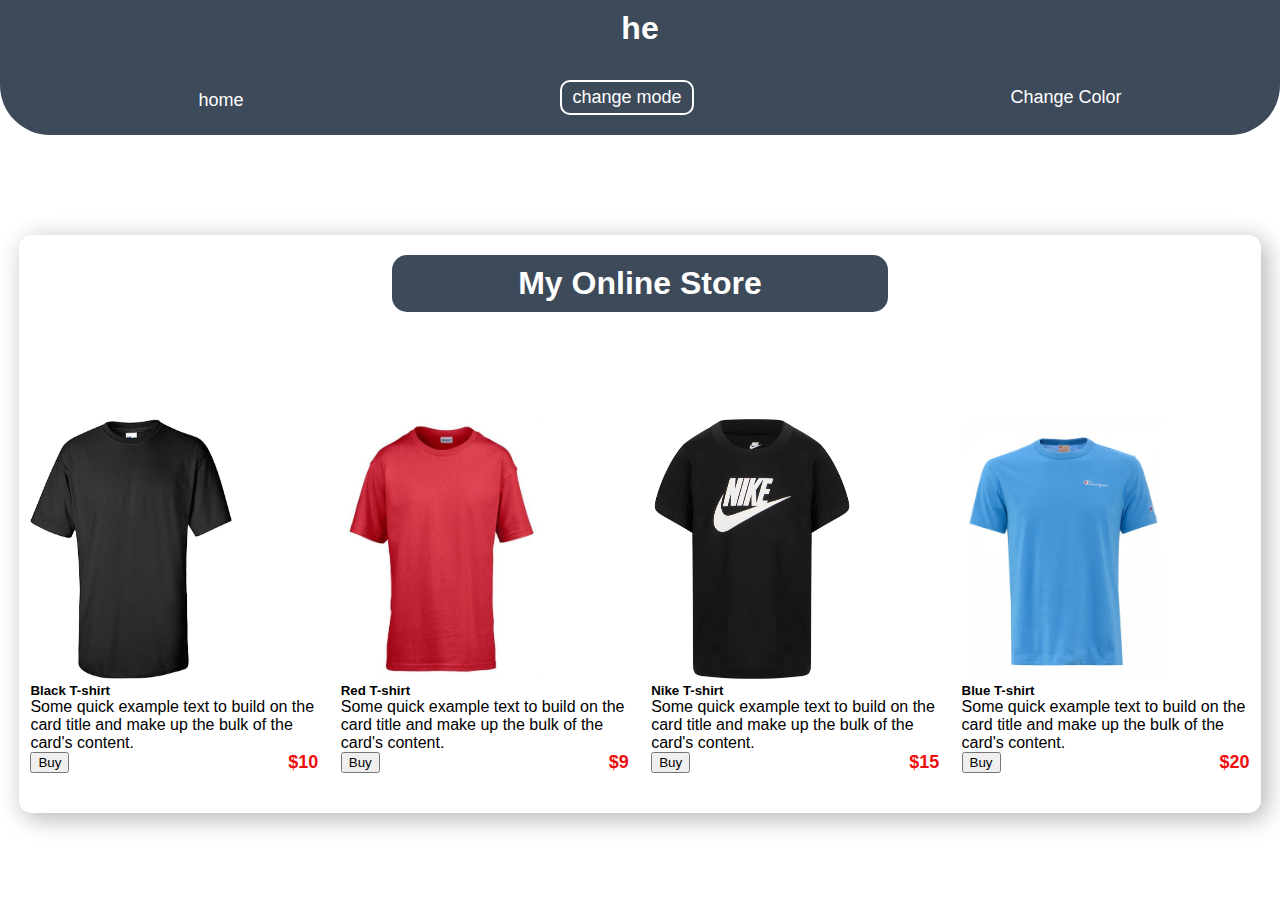
<file: onlineStore.html>
<!DOCTYPE html>
<html lang="ar">
<head>
  <meta charset="UTF-8">
  <meta name="viewport" content="width=device-width, initial-scale=1.0">
  <title>online store</title>

  <link href="https://cdn.jsdelivr.net/npm/bootstrap@5.3.0/dist/css/bootstrap.min.css" rel="stylesheet" integrity="sha384-9ndCyUaIbzAi2FUVXJi0CjmCapSmO7SnpJef0486qhLnuZ2cdeRhO02iuK6FUUVM" crossorigin="anonymous">
  <link rel="stylesheet" href="/icomoon/style.css">
  <link href="https://fonts.googleapis.com/css2?family=Dancing+Script:wght@500&family=Tajawal:wght@400;500;700&display=swap" rel="stylesheet">
  <link rel="stylesheet" href="style.css">
  <!-- 
    ضروري تكتب 
    defer
     مشان مايخرب الكود معك 
  -->
  <script defer src="/js/main.js"></script>
  <script defer src="/js/store.js"></script>
</head>
<body id="body">
  <header id="headerr" class="headerr">
    <h1 id="firstH1" style="background: transparent;"></h1>
    <nav>
      <ul class="parent">
        <li><a href="index.html">home</a></li>
        <li id="change-color" class="mode">change mode</li>
        <li id="hover">Change Color
          <ul id="hiddenUl" style="display: none;">
            <li id="headerbg">Header BG</li>
            <li id="titlebg">Title BG</li>
            <li id="titlecolor">Title Color</li>
            <li id="sectionbg">Section BG</li>
          </ul>
        </li>
      </ul>
    </nav>
  </header>

  <section>
    <h1>My Online Store</h1>

    <div class="parent-product">
      <div class="card" style="width: 18rem;">
        <img src="/t shirt img/T-shirt1.jpg" class="card-img-top">
        <div class="card-body">
          <h5 class="card-title">Black T-shirt</h5>
          <p class="card-text">Some quick example text to build on the card title and make up the bulk of the card's content.</p>
          <div class="flex-buy-price">
            <button class="buyButoons btn btn-primary">Buy</button>
            <span class="price">$10</span>
          </div>
        </div>
      </div>
      <div class="card" style="width: 18rem;">
        <img src="/t shirt img/T-shirt2.jpg" class="card-img-top">
        <div class="card-body">
          <h5 class="card-title">Red T-shirt</h5>
          <p class="card-text">Some quick example text to build on the card title and make up the bulk of the card's content.</p>
          <div class="flex-buy-price">
            <button class="buyButoons btn btn-primary">Buy</button>
            <span class="price">$9</span>
          </div>
        </div>
      </div>
      <div class="card" style="width: 18rem;">
        <img src="/t shirt img/T-shirt3.jpg" class="card-img-top">
        <div class="card-body">
          <h5 class="card-title">Nike T-shirt</h5>
          <p class="card-text">Some quick example text to build on the card title and make up the bulk of the card's content.</p>
          <div class="flex-buy-price">
            <button class="buyButoons btn btn-primary">Buy</button>
            <span class="price">$15</span>
          </div>
        </div>
      </div>
      <div class="card" style="width: 18rem;">
        <img src="/t shirt img/T-shirt4.jpg" class="card-img-top">
        <div class="card-body">
          <h5 class="card-title">Blue T-shirt</h5>
          <p class="card-text">Some quick example text to build on the card title and make up the bulk of the card's content.</p>
          <div class="flex-buy-price">
            <button class="buyButoons btn btn-primary">Buy</button>
            <span class="price">$20</span>
          </div>
        </div>
      </div>
    </div>
    <div class="black-screen">
      <div id="closeBlackScreen">
        <span>&#10006</span>
      </div>
      <div class="product-perant"></div>

      <article class="total-price-done">
        <p class="total-price">Total price</p>
        <p class="total-price" id="totalPrice">$0</p>
        <button id="thnfed" class="btn btn-danger">تنفيذ عملية الشراء</button>
      </article>
    </div>
  </section>
</body>
</html>
</file>
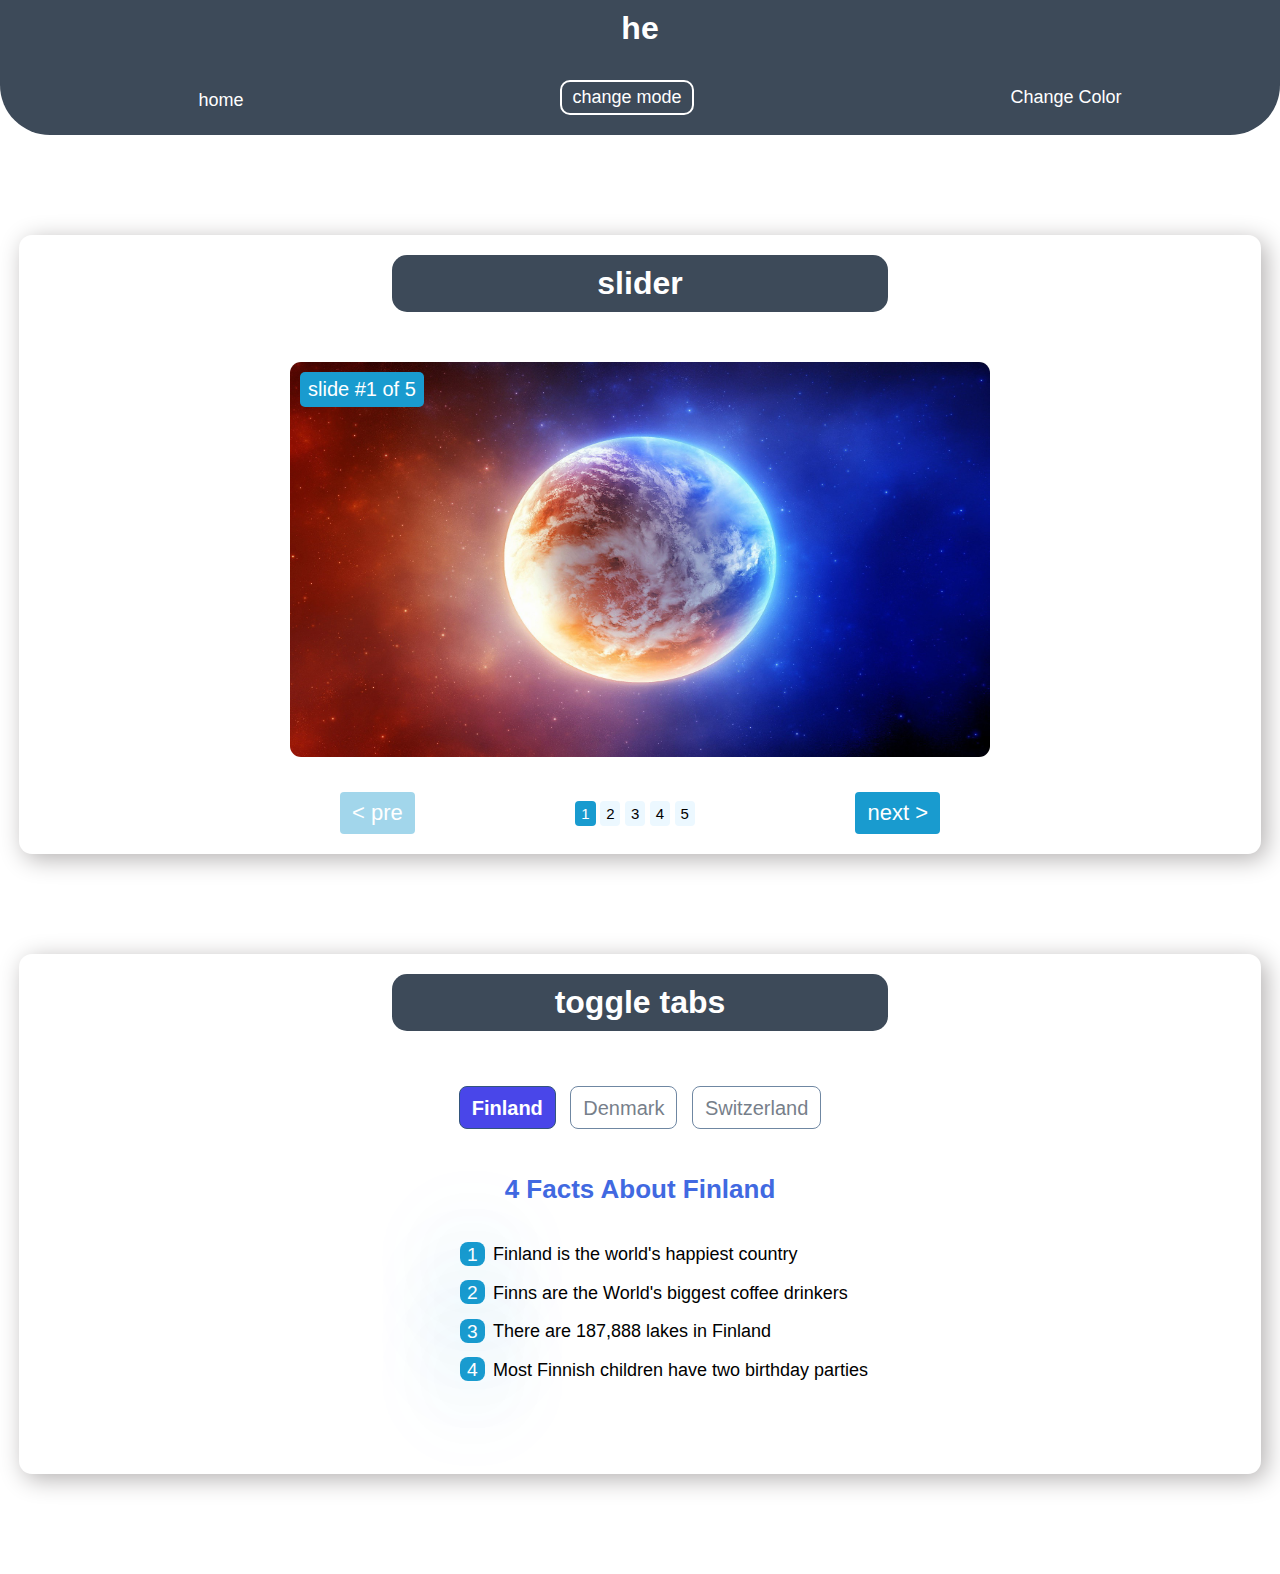
<file: slider.html>
<!DOCTYPE html>
<html lang="ar">
<head>
  <meta charset="UTF-8">
  <meta name="viewport" content="width=], initial-scale=1.0">
  <title>slider</title>
  <link rel="stylesheet" href="/icomoon/style.css">
  <link href="https://fonts.googleapis.com/css2?family=Dancing+Script:wght@500&family=Tajawal:wght@400;500;700&display=swap" rel="stylesheet">
  <title>learn js</title>
  <link rel="stylesheet" href="style.css">
  <!-- 
    ضروري تكتب 
    defer
     مشان مايخرب الكود معك 
  -->
  <script defer src="/js/main.js"></script>
  <script defer src="/js/more.js"></script>
</head>
<body id="body">
  <header id="headerr" class="headerr">
    <h1 id="firstH1" style="background: transparent;"></h1>
    <nav>
      <ul class="parent">
        <li><a href="/index.html">home</a></li>
        <li id="change-color" class="mode">change mode</li>
        <li id="hover">Change Color
          <ul id="hiddenUl" style="display: none;">
            <li id="headerbg">Header BG</li>
            <li id="titlebg">Title BG</li>
            <li id="titlecolor">Title Color</li>
            <li id="sectionbg">Section BG</li>
          </ul>
        </li>
      </ul>
    </nav>
  </header>

  <main id="main">
    <section>
      <h1>slider</h1>
        <div id="sliderContainer" class="slider-container">
        </div>
        <div class="main-buttons">
          <button id="pre">&lt; pre</button>
          <div class="num-buttons">
            <button class="btnNum active-num">1</button>
            <button class="btnNum">2</button>
            <button class="btnNum">3</button>
            <button class="btnNum">4</button>
            <button class="btnNum">5</button>
          </div>
            <button id="next">next &gt;</button>
        </div>
    </section>

    <section>
      <h1>toggle tabs</h1>
      <div id="alltabs" class="alltabs">
        <button class="country active-country">Finland</button>
        <button class="country">Denmark</button>
        <button class="country">Switzerland</button>
      </div>

      <div id="parent-of-facts" class="parent-of-facts">
        <article class="facts active-facts">
          <h2>4 Facts About Finland</h2>
          <ol>
            <li>Finland is the world's happiest country</li>
            <li>Finns are the World's biggest coffee drinkers</li>
            <li>There are 187,888 lakes in Finland</li>
            <li>Most Finnish children have two birthday parties</li>
          </ol>
        </article>
        <article class="facts">
          <h2>3 Facts About Denmark</h2>
          <ol>
            <li>Denmark is the second happiest country in the world</li>
            <li>Denmark has 444 islands</li>
            <li>Denmark has The oldest flag in the world</li>
          </ol>
        </article>
        <article class="facts">
          <h2>5 Facts About Switzerland</h2>
          <ol>
            <li>Switzerland is the third happiest country in the world</li>
            <li>They Make & Eat a lot of Chocolate</li>
            <li>Switzerland Has 7000 Lakes</li>
            <li>25% of the Population is Foreign</li>
            <li>One of the Most Expensive Places to Live in</li>
          </ol>
        </article>
      </div>
    </section>
  </main>
</body>
</html>
</file>
<file: icomoon/style.css>
@font-face {
  font-family: 'icomoon';
  src:  url('fonts/icomoon.eot?7hmur1');
  src:  url('fonts/icomoon.eot?7hmur1#iefix') format('embedded-opentype'),
    url('fonts/icomoon.ttf?7hmur1') format('truetype'),
    url('fonts/icomoon.woff?7hmur1') format('woff'),
    url('fonts/icomoon.svg?7hmur1#icomoon') format('svg');
  font-weight: normal;
  font-style: normal;
  font-display: block;
}

[class^="icon-"], [class*=" icon-"] {
  /* use !important to prevent issues with browser extensions that change fonts */
  font-family: 'icomoon' !important;
  speak: never;
  font-style: normal;
  font-weight: normal;
  font-variant: normal;
  text-transform: none;
  line-height: 1;

  /* Better Font Rendering =========== */
  -webkit-font-smoothing: antialiased;
  -moz-osx-font-smoothing: grayscale;
}

.icon-check-circle:before {
  content: "\f058";
}
</file>
<file: style.css>
* {
  margin: 0;
  font-family: sans-serif;
}

header {
  border-radius: 0 0 50px 50px;
  margin-bottom: 100px;
  background: #3d4a59;
  color: #fff;
  transition: all 0.5s;
}

#header-sign {
  background: transparent;
  color: #fff;
  border: none;
  font-size: 18px;
  margin-top: 6px;
  cursor: pointer;
}

.dark-mode header {
  background: #1f2d56;
  height: 132px;
  border-bottom: 2px solid #49577e;
}

.dark-mode {
  background: #16203c !important;
  color: #fff;
  border-top: none !important;
}

.dark-mode h1 {
  background: #1f2d56;
  color: #fff;
}


header h1 {
  margin-bottom: 23px;
}

.parent {
  display: flex;
  list-style: none;
  justify-content: space-around;
  font-size: 20px;
  padding-bottom: 20px;
  align-items: center;
}

ul {
  list-style: none;
}

h1 {
  background: #3d4a59;
  color: #fff;
  text-align: center;
  padding: 10px 0 10px 0;
  width: 40%;
  margin-left: auto;
  margin-right: auto;
  border-radius: 15px;
  transition: all 0.5s;
}

li {
  font-size: 18px;
}

.mode {
  border: 2px solid #fff;
  border-radius: 10px;
  padding: 5px 10px;
  cursor: pointer;
  transition: all 0.5s;
}

.mode:hover {
  box-shadow: 2px 3px 14px 2px rgba(124, 67, 204, 1);
  background: rgb(124, 67, 204);
  transition: 0.3s;
}

.parent li a {
  color: #fff;
  text-decoration: none;
  display: inline-block;
  margin-top: 6px;
}

.parent li a:hover ,#header-sign:hover {
  color: #fff;
  border-radius: 8px;
  padding: 1px 4px 1px 4px;
  font-size: 20px;
  transition: 0.3s;
}


/* change color li */
#hiddenUl {
  display: block;
  position: absolute;
  box-shadow: 0 5px 25px 0 rgba(0, 0, 0, 0.5);
  padding: 1rem;
  border-radius: 0.5rem;
  color: #3d4a59;
  margin-right: 1rem;
  background: #fff;
  line-height: 30px;
  text-align: center;
  min-width: 100px;
}

#hiddenUl li:hover{
  cursor: pointer;
  color: #ec8621;
}

.active {
  display: block !important;
}


section {
  margin-bottom: 100px;
  box-shadow: 5px 5px 25px rgb(179, 176, 176);
  border-radius: 13px;
  width: 97%;
  margin-left: auto;
  margin-right: auto;
  padding: 20px 0;
  transition: all 0.5s;
}

.dark-mode section {
  box-shadow: 5px 5px 25px rgb(67, 71, 204);
}

.left-section, .right-section {
  width: 49%;
  text-align: center;
  margin-top: 60px;
}

.left-section h3 {
  font-size: 25px;
  margin: 20px 0;
}

.left-section p {
  font-size: 20px;
  margin: 20px 0;
}

.social, .social1 {
  background: royalblue;
  color: #fff;
  margin: 10px;
  padding: 8px 20px;
  border-radius: 8px;
  text-decoration: none;
}

.social1 {
  background: rgb(215, 57, 57);
}

.social:hover, .social1:hover {
  color: #fff;
}

.article {
  display: flex;
  width: 80%;
  margin-left: auto;
  margin-right: auto;
}

.article h5 {
  font-size: 22px;
  font-family: 'Dancing Script', cursive;
}

.para {
  font-size: px;
}

img {
  width: 160px;
}

.my-img {
  border-radius: 50%;
  border: 3px solid lightslategray;

}

footer {
  text-align: center;
}

.design {
  background: #3d4a59;
  color: #fff;
  padding: 15px;
  text-align: center;
  border-top-right-radius: 35px;
  border-top-left-radius: 35px;
  margin-bottom: 0;
}

.follow {
  box-shadow: 0 5px 30px 0 rgb(0 0 0 / 25%);
  border-radius: 10px;
  padding: 16px 0;
  text-align: center;
  margin: 0 auto 10px;
  border-top: 6px solid #3d4a59;
  width: 99%;
}

.dark-mode, .follow {
  border-top: 6px solid #49577e;
}


.follow-a {
  text-decoration: none;
  border: 1px solid #3d4a59;
  border-radius: 4px;
  padding: 4px 10px;
}

.follow-a:hover {
  padding: 5px 12px;
  background: royalblue;
  color: #fff;
  transition: 0.3s;
}

.dark-mode footer p {
  background: #1f2d56;
  color: #fff;
}

#parent-iframe {
  text-align: center;
  margin: 30px 0 30px 0;
}

#video {
  width: 560px;
  height: 400px;
  align-items: center;
  border-radius: 10px;
  animation: mymove 1.5s 1;
  /* animation name,  time, عدد المرات*/
}

@keyframes mymove {
  0% {transform: translate(100vw, 0);}

  100% {transform: translate(0, 0);}
}

#parent-quote {
  text-align: center;
  margin: 30px 0 30px 0;
}

.random-button {
  display: block;
  font-size:15px;
  font-family:Arial;
  width:130px;
  height:50px;
  margin: 50px auto 20px auto;
  border-width:1px;
  color:#fff;
  border-color:rgba(63, 11, 153, 1);
  border-top-left-radius:28px;
  border-top-right-radius:28px;
  border-bottom-left-radius:28px;
  border-bottom-right-radius:28px;
  text-shadow: 1px 1px 0px rgba(6, 6, 230, 1);
  background:rgba(126, 9, 240, 1);
  transition: 0.5s;
  cursor: pointer;
}

.random-button:hover {
  background: rgba(89, 10, 226, 1);
}

.sidekick {
  position: relative;
  padding-left: 1em;
  border-left: 0.2em solid #039be5;
  font-family: 'Roboto', serif;
  font-size: 2.4em;
  line-height: 1.5em;
  font-weight: 100;
  animation: mymove 1.5s 1;
  /* animation name,  time, عدد المرات*/
}
.sidekick:before, .sidekick:after {
  font-family: Calibri;
    color: #039be5;
    font-size: 34px;
}
.sidekick:before {content: '\201e'}
.sidekick:after {content: '\201c';}
.sidekick cite {font-size: 50%; text-align:center; top:50%}
.sidekick cite:before {content: ' \2015 '}

.star {
  font-size: 30px;
  animation-name: fall;
  animation-duration: 4s;
  animation-iteration-count: 1;
  animation-timing-function: linear;
  animation-fill-mode: forwards;
  position: fixed;
  top: 0;
}

@keyframes fall {
  0% {
    transform: translateY(-5vh);
  }
  100% {
    transform: translateY(110vh);
  }
}

.q1 ,.q2, .q3 {
  margin: 40px auto;
  width: 80%;
}

.plus {
  font-size: 35px;
  cursor: pointer;
  padding-right: 19px;
  transition: all 0.5s;
}

.question {
  display: flex;
  justify-content: space-between;
  align-items: center;
  background: #199bcf;
  color: #fff;
  border-radius: 5px;
}

.question h2 {
  margin-left: 20px;
}

.answer {
  margin-top: -1.5px;
  padding: 18px;
  height: 0;
  opacity: 0;
  background: rgb(221, 239, 255);
  font-size: 20px;
  border-bottom-left-radius: 5px;
  border-bottom-right-radius: 5px;
  border-bottom: #9ee3ff 2px solid;
  transition: all 0.6s;
}

.animation {
  opacity: 1;
}

.clock-container {
  text-align: center;
  background: #199bcf;
  margin: 60px auto;
  width: 220px;
  color: #fff;
  border-radius: 6px;
  font-size: 20px;
  padding: 17px;
}

.clock-container:hover {
  box-shadow: 5px 5px 17px #199bcf81;
  background: #199bcf;
}

.time {
  font-size: 30px;
  margin-top: 10px;
  font-weight: 500;
}

.slider-container {
  width: 700px;
  height: 400px;
  position: relative;
  margin: 50px auto 30px;
}

.planet-img {
  position: absolute;
  display: block;
  width: 100%;
  height: 395px;
  border-radius: 11px;
}

.slide-p {
  position: absolute;
  font-size: 20px;
  top: 10px;
  left: 10px;
  color: #fff;
  background: #199bcf;
  padding: 6px 8px;
  border-radius: 5px;
  z-index: 11;
}

.main-buttons {
  width: 600px;
  margin: 0 auto;
  display: flex;
  justify-content: space-between;
  align-items: center;
}

#pre, #next {
  background: #199bcf;
  color: #fff;
  border: none;
  border-radius: 4px;
  font-size: 22px;
  cursor: pointer;
  padding: 8px 12px;
  transition: 0.1s;
}

#pre:hover, #next:hover {
  background: #1ca9e0;
}

#pre:disabled , #next:disabled {
  opacity: 0.4;
  cursor: not-allowed;
}

#pre:active {
  transform: translateX(-5px);
}

#next:active {
  transform: translateX(5px);
}

.num-buttons button {
  all: unset;
  color: #fff;
  background: #ecf8ff;
  border: none;
  padding: 4px 6px;
  font-size: 15px;
  cursor: pointer;
  border-radius: 4px;
  color: #000;
}

.dark-mode .num-buttons button {
  background: #1f2d56;
  color: #fff;
}

.num-buttons button:hover {
  background: #199bcf !important;
  color: #fff !important;
}

.num-buttons button:active {
  padding: 5px 7px;
}

.active-num {
  background: #199bcf !important;
  color: #fff !important;
}

.alltabs {
  text-align: center;
  margin-bottom: 40px;
  margin-top: 50px;
}

.country {
  all: unset;
  margin: 5px;
  color: #3d4a59;
  display: inline-block;
  text-align: center;
  border: 1px solid #33557c;
  padding: .357rem .75rem;
  font-size: 20px;
  line-height: 1.5;
  border-radius: .5rem;
  transition: all .5s;
  cursor: pointer;
  opacity: 0.7;
}

.country:hover {
  background: #4946e9;
  font-size: 21px;
  color: #fff;
  opacity: 1;
}

.dark-mode .country {
  color: #fff;
  border: 1px solid #fff;
}

.dark-mode .country:hover{
  background: #9c43fc;
  font-size: 21px;
  color: #fff;
  opacity: 1;
}

.active-country {
  background: #4946e9;
  color: #fff;
  font-weight: 600;
  opacity: 1;
}

.dark-mode .active-country {
  background: #9c43fc;
}

.parent-of-facts {
  position: relative;
  height: 280px;
}

.facts {
  opacity: 0;
  position: absolute;
  left: 0;
  right: 0;
  margin-left: auto;
  margin-right: auto;
  transition: all 0.4s;
}

.active-facts {
  opacity: 1 !important;
  z-index: 5;
}

.facts h2{
  text-align: center;
  margin-bottom: 30px;
  color: royalblue;
  font-size: 26px;
}

.dark-mode .facts h2 {
  color: antiquewhite;
}

.facts ol {
  width: fit-content;
  margin: auto;
  line-height: 2;
}

/* بتخلي الارقم ملونة وفيها خلفية حلوة ل ol & ul */
ol li {
  list-style: none;
}

ol {
  counter-reset: plusone;
}

ol li::before {
  counter-increment: plusone;
  content: counter(plusone);
  background: #199bcf;
  padding: 0.1rem 0.45rem;
  color: #fff;
  border-radius: 0.5rem;
  margin: 0.5rem;
  font-size: 1.2rem;
  box-shadow: 0 7px 93px 0 #199bcf78;
}

/* sign up section */

* {box-sizing: border-box}

.sign-contianer {
  display: none;
  justify-content: center;
  align-items: center;
  background: #00000087;
  position: fixed;
  top: 0;
  bottom: 0;
  left: 0;
  right: 0;
  z-index: 15;
}

.sign-form {
  padding-bottom: 12px;
  border:1px solid #ccc;
  background: #fff;
  width: 35%;
  border-radius: 5px;
  color: #000;
  transform: scale(0);
  transition: transform 0.6s;
}

.dark-mode .sign-form {
  background: #16203c;
  color: #fff;
  border:1px solid #33557c;
}

.transform {
  transform: scale(1) !important;
}

.sign-header  {
  text-align: center;
}

/* Full-width input fields */
  input[type=text], input[type=email], input[type=password] {
  width: 100%;
  padding: 15px;
  margin: 5px 0;
  display: inline-block;
  border: none;
  background: #f1f1f1;
  border-radius: 5px;
  height: 46px;
}

.dark-mode input[type=text],.dark-mode input[type=email],.dark-mode input[type=password] {
  background: #1f2d56;
  color: #fff;
}

input[type=text]:focus, input[type=password]:focus, input[type=email]:focus {
  background-color: #ddd;
  outline: none;
}

.dark-mode input[type=text]:focus,.dark-mode input[type=password]:focus,.dark-mode input[type=email]:focus {
  background: #33557c;
}

hr {
  border: 1px solid #f1f1f1;
  margin-bottom: 25px;
}


/* Add padding to container elements */
.form-container {
  padding: 16px;
  position: relative;
}

#close {
  position: absolute;
  right: 15px;
  top: 12px;
  font-size: 25px;
  opacity: 0.75;
  transition: all 0.5s;
  cursor: pointer;
}

#close:hover {
  opacity: 1;
  transform: rotate(180deg);
}

.input-papa {
  position: relative;
  margin-top: 22px;
  height: 74.4px;
}

.input-papa p {
  color: #ef0e0e;
  font-size: 14px;
  display: none;
}

.icon-check-circle {
  position: absolute;
  right: 40px;
  top: 37px;
  color: #00de3f;
  font-size: 18px;
  opacity: 0;
  transition: all 0.3s;
}

/* Set a style for all buttons */
.sign-button {
  display: flex;
}

.signupbtn {
  background-color: #199bcf;
  color: white;
  padding: 14px 20px;
  border: none;
  cursor: pointer;
  opacity: 1;
  width: 40%;
  margin: 18px auto 5px;
  border-radius: 5px;
}

.signupbtn:disabled {
  cursor: not-allowed;
  opacity: 0.5;
}


/* Clear floats */
.clearfix {
  display: flex;
  justify-content: center;
}

.clearfix::after {
  content: "";
  clear: both;
}

/* Change styles for cancel button and signup button on extra small screens */
@media (max-width: 1000px) {
  .sign-form {
    width: 60%;
  }
}

@media (max-width: 700px) {
  .sign-form {
    width: 80%;
  }
}

/* event sign section */

.error {
  border: 2px solid #ef0e0e !important;
}

.success {
  border: 2px solid #00de3f !important;
}

/* store section */

.parent-product {
  display: flex;
  flex-wrap: wrap;
  justify-content: space-around;
  margin-top: 90px;
}

.card-img-top {
  width: 70%;
  height: 260px;
  margin: auto;
  margin-top: 17px;
}

.card {
  margin-bottom: 20px;
}

.flex-buy-price {
  display: flex;
  justify-content: space-between;
  align-items: center;
}

.price {
  color: #ef0e0e;
  font-size: 18px;
  font-weight: 600;
}

.buyButoons {
  transition: all 0.5s;
}

.popup {
  background: #199bcf;
  padding: 20px 0;
  border-radius: 5px;
  color: #fff;
  font-size: 20px;
  width: 30vw;
  font-weight: 600;
  text-align: center;
  position: fixed;
  top: 15px;
  left: 35%;
  transition: transform 0.8s;
  animation: scale 0.4s;
}

@keyframes scale {
  0% {transform: scale(0.5);}
  100% {transform: scale(1);}
}

.dark-mode .popup {
  background: #9c43fc;
}

.shoe-items {
  background: #0b85b6;
  padding: 12px 8px;
  border-radius: 7px;
  color: #fff;
  font-size: 20px;
  font-weight: 600;
  text-align: center;
  position: fixed;
  top: 15px;
  right: 15px;
  cursor: pointer;
  transition: all 0.3s;
}

.dark-mode .shoe-items {
  background: #690acf;
}

/* black screen code */

.black-screen {
  position: fixed;
  background: #050229;
  top: 0;
  right: 0;
  left: 0;
  bottom: 0;
  transition: all 0.6s;
  transform: translateX(210vw);
  z-index: 25;
  /* overflow: scroll; */
}

#closeBlackScreen {
  position: absolute;
  color: #fff;
  right: 15px;
  top: 12px;
  font-size: 35px;
  opacity: 1;
  transition: all 0.5s;
  cursor: pointer;
}

#closeBlackScreen:hover {
  color: #ff7700;
  transform: rotate(180deg);
}

.product-detail {
  display: flex;
  justify-content: space-around;
  background: #fff;
  align-items: center;
  align-content: center;
  width: 85%;
  height: 80px;
  margin: 50px auto;
  border-radius: 10px;
  color: #000;
  border-bottom: 3.5px solid #199bcf;
}

.amount-product {
  display: flex;
  width: 100px;
  justify-content: space-around;
  align-items: center;
}

.amount-product p {
  margin: 0;
  font-size: 17px;
  font-weight: 600;
}

.numOfProduct {
  width: 50px;
  border: 2px solid #199bcf;
  border-radius: 5px;
}

.the-product {
  display: flex;
  width: 174px;
  justify-content: space-around;
  align-items: center;
}

.the-product h5 {
  font-size: 16px;
  font-weight: 600;
  margin: 0;
}

.product-img {
  width: 60px;
  border-radius: 10px;
  height: 70px;
  margin: 4px 0 1px 0;
}

.total-price-done {
  width: 200px;
  margin-right: auto;
  margin-left: auto;
  text-align: center;
}

.total-price {
  display: block;
  color: #fff;
  font-size: 23px;
  margin: 0;
}
</file>
